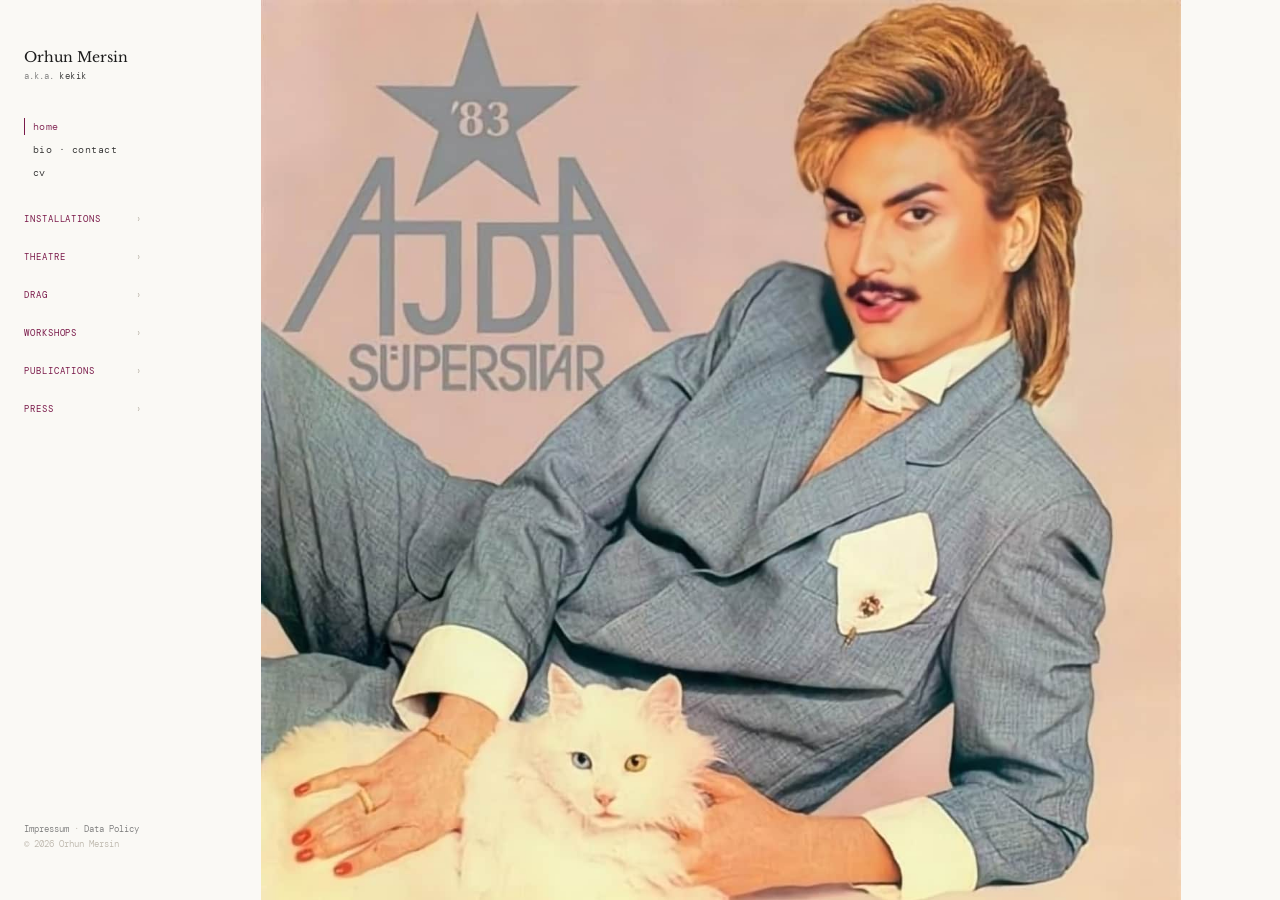
<file: index.html>
<!DOCTYPE html>
<html lang="en">
<head>
  <meta charset="UTF-8" />
  <meta name="viewport" content="width=device-width, initial-scale=1.0"/>
  <title>Orhun Mersin</title>
  <link rel="preconnect" href="https://fonts.googleapis.com">
  <link rel="preconnect" href="https://fonts.gstatic.com" crossorigin>
  <link rel="preload" href="https://fonts.googleapis.com/css2?family=Libre+Baskerville:ital,wght@0,400;0,700;1,400&family=DM+Mono:wght@300;400&family=DM+Sans:wght@300;400;500&display=swap" as="style" onload="this.onload=null;this.rel='stylesheet'">
  <noscript><link rel="stylesheet" href="https://fonts.googleapis.com/css2?family=Libre+Baskerville:ital,wght@0,400;0,700;1,400&family=DM+Mono:wght@300;400&family=DM+Sans:wght@300;400;500&display=swap"></noscript>
  <link rel="stylesheet" href="styles.css">
  <link rel="icon" type="image/x-icon" href="images/favicon.ico">
  <link rel="icon" type="image/png" sizes="16x16" href="images/favicon-16x16.png">
  <link rel="icon" type="image/png" sizes="32x32" href="images/favicon-32x32.png">
  <link rel="apple-touch-icon" sizes="180x180" href="images/apple-touch-icon.png">
  <link rel="manifest" href="images/site.webmanifest">
  <meta name="description" content="Orhun Mersin - transdisciplinary researcher and artist">
  <link rel="canonical" href="https://kekiklerce.com/">
</head>
<body>

<nav id="sidebar">
  <div class="sidebar-name">Orhun Mersin</div>
  <div class="sidebar-aka">a.k.a. <span class="kekik">kekik</span></div>
  <div class="sidebar-top-links">
    <a class="sidebar-link" href="#home" data-section="home">home</a>
    <a class="sidebar-link" href="#bio" data-section="bio">bio · contact</a>
    <a class="sidebar-link" href="#cv" data-section="cv">cv</a>
  </div>
  <div class="nav-section" id="section-exhibitions">
    <a class="section-label" href="exhibitions/">installations <span class="chevron">›</span></a>
    <div class="nav-items">
      <a class="nav-item" data-entry="dragging-banu-alkan" href="exhibitions/#dragging-banu-alkan">Dragging Banu Alkan</a>
      <a class="nav-item" data-entry="imaginary-intelligence" href="exhibitions/#imaginary-intelligence">The Imaginary Intelligence (I.I.) w/ Nani Gutiérrez</a>
      <a class="nav-item" data-entry="bitches-on-their-deen" href="exhibitions/#bitches-on-their-deen">Bitches on their Deen w/ Anna Ehrenstein</a>
      <a class="nav-item" data-entry="ex-human" href="exhibitions/#ex-human">Ex-human</a>
      <a class="nav-item" data-entry="smile-to-play" href="exhibitions/#smile-to-play">Smile to play</a>
    </div>
  </div>
  <div class="nav-section" id="section-theatre">
    <a class="section-label" href="theatre/">theatre <span class="chevron">›</span></a>
    <div class="nav-items">
      <a class="nav-item" data-entry="apocalypso" href="theatre/#apocalypso">Apocalypso w/ Justin F. Kennedy</a>
      <a class="nav-item" data-entry="oceanflight" href="theatre/#oceanflight">OceanFlight w/ Jonny-Bix Bongers</a>
      <a class="nav-item" data-entry="attitude" href="theatre/#attitude">Attitude w/ Tomi Paasonen</a>
      <a class="nav-item" data-entry="cell-farming" href="theatre/#cell-farming">Cell Farming w/ DOCKdigital</a>
    </div>
  </div>
  <div class="nav-section" id="section-drag">
    <a class="section-label" href="drag/">drag <span class="chevron">›</span></a>
    <div class="nav-items">
      <a class="nav-item" data-entry="oil-wrestling" href="drag/#oil-wrestling">A drag lesbian take on Turkish oil wrestling</a>
      <a class="nav-item" data-entry="stadtbild-reimagined" href="drag/#stadtbild-reimagined">Stadtbild reimagined</a>
      <a class="nav-item" data-entry="zor-kadinlar" href="drag/#zor-kadinlar">Zor Kadınlar: a drag mother to the mother</a>
      <a class="nav-item" data-entry="kekik-x-kimyon" href="drag/#kekik-x-kimyon">kekik x kimyon</a>
      <a class="nav-item" data-entry="automatized-mashallah" href="drag/#automatized-mashallah">Automatized Mashallah</a>
      <a class="nav-item" data-entry="dragging-yesilcam-erotica" href="drag/#dragging-yesilcam-erotica">Dragging Yeşilçam Erotica</a>
    </div>
  </div>
  <div class="nav-section" id="section-workshops">
    <a class="section-label" href="workshops/">workshops <span class="chevron">›</span></a>
    <div class="nav-items">
      <a class="nav-item" data-entry="dragging-nostalgia" href="workshops/#dragging-nostalgia">Dragging Nostalgia – Perspectives on Drag and AI</a>
      <a class="nav-item" data-entry="reimagining-yesilcam" href="workshops/#reimagining-yesilcam">Reimagining Yeşilçam: Queer Reflections on AI</a>
      <a class="nav-item" data-entry="speculative-practices" href="workshops/#speculative-practices">Unlearning and Dragging: Speculative practices within AI w/ Yağmur Uçkunkaya</a>
      <a class="nav-item" data-entry="fantasizing-through-drag" href="workshops/#fantasizing-through-drag">Fantasizing through drag, dreaming with deepfakes</a>
    </div>
  </div>
  <div class="nav-section" id="section-publications">
    <a class="section-label" href="publications/">publications <span class="chevron">›</span></a>
    <div class="nav-items">
      <a class="nav-item" data-entry="dragging-the-latent" href="publications/#dragging-the-latent">Dragging the Latent: Reimagining Artifical Intelligence from Within</a>
      <a class="nav-item" data-entry="investigating-gender-bias" href="publications/#investigating-gender-bias">Investigating Gender Bias in Turkish LLMs</a>
    </div>
  </div>
  <div class="nav-section" id="section-press">
    <a class="section-label" id="press-toggle">press <span class="chevron">›</span></a>
    <div class="nav-items">
      <a class="nav-item" href="https://www.deutschlandfunk.de/orhun-mersin-wenn-ki-drag-und-anatolische-nostalgie-aufeinandertreffen-100.html" target="_blank" rel="noopener">Deutschlandfunk:<br/>Orhun Mersin - Wenn KI, Drag und anatolische Nostalgie aufeinandertreffen</a>
    </div>
  </div>
  <div class="sidebar-footer">
    <a class="sidebar-footer-link" href="impressum/">Impressum</a> · <a class="sidebar-footer-link" href="impressum/">Data Policy</a><br/>
    © 2026 Orhun Mersin
  </div>
</nav>

<main id="main">

  <!-- ── Cover ── -->
  <div id="home">
    <div id="home-content">
      <div class="home-wrap">
        <div class="home-image">
          <img src="images/ajda11.jpg" alt="home" width="1280" height="1280" loading="eager" fetchpriority="high" />
        </div>
      </div>
    </div>
  </div>

  <!-- ── Bio ── -->
  <div id="bio" class="main-inner">
    <div class="bio-grid">
      <div>
        <p class="bio-text">Orhun Mersin is an Izmir-born, Berlin-based transdisciplinary researcher, dancer and drag artist whose deeply collaborative work moves across theatres, exhibition spaces, academia and queer nightlife, often under the stage name kekik.</p>
        <p class="bio-text">After training as a contemporary dancer in Istanbul, they obtained a B.Sc. in Computer Science from TU Berlin and an M.A. in Design and Computation from TU Berlin and UdK Berlin, supported by a scholarship from Stiftung der Deutschen Wirtschaft. From this background, they explore drag beyond gender impersonation as a methodology for disidentifying with contemporary technology: working on and against dominant code to open up queer futures. Their performances bring this critical framework together with narratives drawn from diasporic archives, approaching nostalgia as a condition of diaspora.</p>
        <p class="bio-text">Recent work has been presented at Maxim Gorki Theater (Berlin), Sophiensæle (Berlin), DOCK11 (Berlin), Schauspiel Dortmund, HEK Basel, Ars Electronica (Linz), b3 Biennale (Frankfurt), Kaynaş Club (Amsterdam), İÇ İÇE (Berlin), re:festival (Nürnberg), Ballhaus Prinzenallee (Berlin), Dansens Hus (Stockholm), and Münchener Kammerspiele.</p>
        <div class="bio-contact" style="margin-top:28px;">
          <span style="font-family:'DM Mono',monospace;font-size:0.64rem;font-weight:500;color:var(--accent);letter-spacing:0.03em;">Contact:</span>
          <a href="mailto:orikekik@gmail.com">orikekik@gmail.com</a>
          <a href="https://www.instagram.com/orilerce/" target="_blank" rel="noopener">@orilerce</a>
          <a href="https://www.instagram.com/kekiklerce/" target="_blank" rel="noopener">@kekiklerce</a>
        </div>
      </div>
      <div>
        <div class="bio-image">
          <img src="images/orhun-mersin.jpg" alt="portrait" width="1920" height="1920" loading="lazy" />
        </div>
      </div>
    </div>
  </div>

  <!-- ── CV ── -->
  <div id="cv" class="main-inner">
    <div class="cv-wrap">

      <div class="cv-section">

        <p class="cv-line"><span class="cv-year">2026</span><span class="cv-text">Münchener Kammerspiele — Workshop and Performance: "Dragging Nostalgia – Perspectives on Drag and AI"<a class="cv-link" href="workshops/#dragging-nostalgia">more</a></span></p>
        <p class="cv-line"><span class="cv-year">2026</span><span class="cv-text">Ballhaus Prinzenallee, Berlin — Workshop: "Reimagining Yeşilçam: Queer Reflections on AI"<a class="cv-link" href="workshops/#reimagining-yesilcam">more</a></span></p>
        <p class="cv-line"><span class="cv-year">2026</span><span class="cv-text">Ausland Berlin, All The Rivers Residency — Choreographer for "pre:submission" by an*dre neely, Melanie Sien Min Lyn, Frieder Miller</span></p>
        <p class="cv-line"><span class="cv-year">2025–26</span><span class="cv-text">Sophiensæle, Berlin; Dansens Hus, Stockholm — "Apocalypso" by Justin F. Kennedy<a class="cv-link" href="theatre/#apocalypso">more</a></span></p>
        <p class="cv-line"><span class="cv-year">2025–26</span><span class="cv-text">University of Freiburg, Imaging Memory and Consolidation Lab — Research Associate</span></p>
        <p class="cv-line"><span class="cv-year">2025</span><span class="cv-text">HEK Basel, Attention Is All I Need curated by Jonny-Bix Bongers — "Dragging Banu Alkan"<a class="cv-link" href="exhibitions/#dragging-banu-alkan">more</a></span></p>
        <p class="cv-line"><span class="cv-year">2025</span><span class="cv-text">KW Berlin, New Practice — "The Imaginary Intelligence (I.I.)" w/ Nani Gutiérrez<a class="cv-link" href="exhibitions/#imaginary-intelligence">more</a></span></p>
        <p class="cv-line"><span class="cv-year">2025</span><span class="cv-text">HGB Leipzig, (Un)Learning Digitalities Symposium — Workshop: "Unlearning and Dragging: Speculative practices within AI" w/ Yağmur Uçkunkaya<a class="cv-link" href="workshops/#speculative-practices">more</a></span></p>
        <p class="cv-line"><span class="cv-year">2025</span><span class="cv-text">OnCurating Academy, Berlin — Workshop: "Fantasizing through drag, dreaming with deepfakes"<a class="cv-link" href="workshops/#fantasizing-through-drag">more</a></span></p>
        <p class="cv-line"><span class="cv-year">2025</span><span class="cv-text">University of Europe of Applied Sciences, Berlin — Workshop on drag in drag</span></p>
        <p class="cv-line"><span class="cv-year">2024/25</span><span class="cv-text">NEOLA Art Projects x İç İçe Festival, Köln; Kaynaş Club, Amsterdam — "kekik x kimyon"<a class="cv-link" href="drag/#kekik-x-kimyon">more</a></span></p>
        <p class="cv-line"><span class="cv-year">2024/25</span><span class="cv-text">re:festival Nürnberg; DOCK11 Berlin — "Attitude" by Tomi Paasonen<a class="cv-link" href="theatre/#attitude">more</a></span></p>
        <p class="cv-line"><span class="cv-year">2024</span><span class="cv-text">Kunstverein Heidelberg; Maxim Gorki Theater Berlin — "Bitches on their Deen" w/ Anna Ehrenstein<a class="cv-link" href="exhibitions/#bitches-on-their-deen">more</a></span></p>
        <p class="cv-line"><span class="cv-year">2024</span><span class="cv-text">Maxim Gorki Theater Berlin; Schauspiel Dortmund — "Project O" w/ Anthony Hüseyin</span></p>
        <p class="cv-line"><span class="cv-year">2024</span><span class="cv-text">Factory Berlin — Panelist at "DIGITAL MIRRORS"</span></p>
        <p class="cv-line"><span class="cv-year">2023/24</span><span class="cv-text">Ars Electronica Linz; b-Seite Festival Mannheim — "OceanFlight" by Jonny-Bix Bongers<a class="cv-link" href="theatre/#oceanflight">more</a></span></p>
        <p class="cv-line"><span class="cv-year">2024</span><span class="cv-text">Ars Electronica Linz; UdK Berlin — "Ex-Human"<a class="cv-link" href="exhibitions/#ex-human">more</a></span></p>
        <p class="cv-line"><span class="cv-year">2023/24</span><span class="cv-text">b3 Biennale Frankfurt; Ars Electronica Linz; Factory Berlin; UdK Berlin — "Smile to Play"<a class="cv-link" href="exhibitions/#smile-to-play">more</a></span></p>
        <p class="cv-line"><span class="cv-year">2022–23</span><span class="cv-text">Deutsches Forschungszentrum für Künstliche Intelligenz (DFKI), Speech and Language Technology group — Guest Researcher</span></p>
        <p class="cv-line"><span class="cv-year">2022</span><span class="cv-text">DOCKdigital, DOCK 11 Berlin, AR LOOP MASHINE | CREATURE Residence — "Cell Farming"<a class="cv-link" href="theatre/#cell-farming">more</a></span></p>
        <p class="cv-line"><span class="cv-year">2022</span><span class="cv-text">TU Berlin & Empiria Theatre Zagreb — Researcher in "Future of Performing Arts with XR Technologies"</span></p>
        <p class="cv-line"><span class="cv-year">2021–22</span><span class="cv-text">Augmented Robotics Berlin — Developer</span></p>
      </div>

      <div class="cv-section">
        <h2 class="cv-heading">Education</h2>
        <p class="cv-line"><span class="cv-year">2022–25</span><span class="cv-text">UdK Berlin & TU Berlin — M.A. Design and Computation</span></p>
        <p class="cv-line"><span class="cv-year">2018–23</span><span class="cv-text">TU Berlin — B.Sc. Computer Science</span></p>
        <p class="cv-line"><span class="cv-year">2016–18</span><span class="cv-text">Mimar Sinan University of Fine Arts, Istanbul — State Conservatory for Contemporary Dance</span></p>
      </div>

      <div class="cv-section">
        <h2 class="cv-heading">Stipends</h2>
        <p class="cv-line"><span class="cv-year">2019–25</span><span class="cv-text">Stiftung der Deutschen Wirtschaft (sdw)</span></p>
        <p class="cv-line"><span class="cv-year">2024</span><span class="cv-text">STIBET I - Grant for master's thesis</span></p>
        <p class="cv-line"><span class="cv-year">2018</span><span class="cv-text">Deutschlandstipendium</span></p>
      </div>

    </div>
  </div>

</main>

<script src="main.js"></script>
<script data-goatcounter="https://kekiklerce.goatcounter.com/count" async src="//gc.zgo.at/count.js"></script>
</body>
</html>
</file>
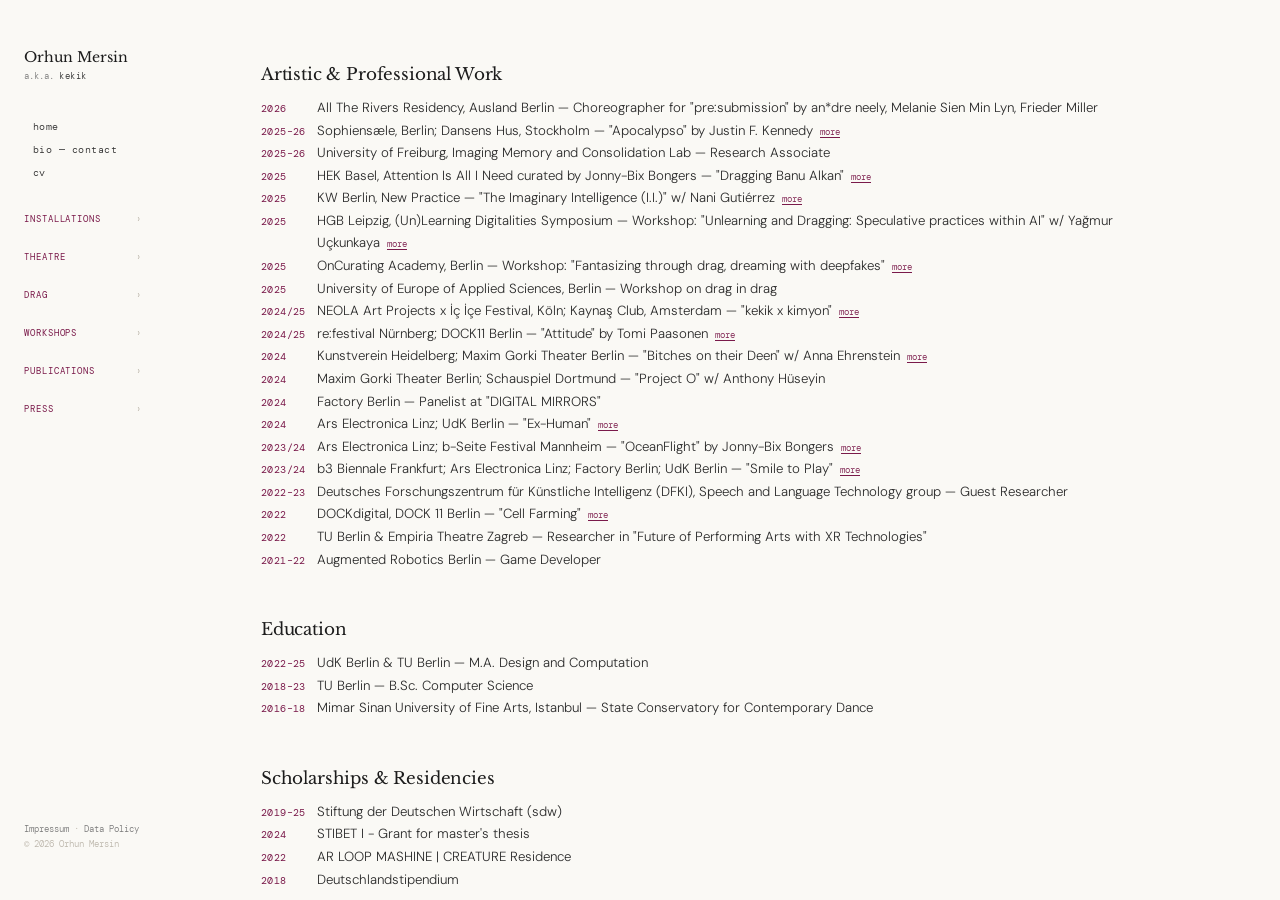
<file: cv/index.html>
<!DOCTYPE html>
<html lang="en">
<head>
  <meta charset="UTF-8" />
  <meta name="viewport" content="width=device-width, initial-scale=1.0"/>
  <title>Orhun Mersin — CV</title>
  <link rel="preconnect" href="https://fonts.googleapis.com">
  <link rel="preconnect" href="https://fonts.gstatic.com" crossorigin>
  <link rel="preload" href="https://fonts.googleapis.com/css2?family=Libre+Baskerville:ital,wght@0,400;0,700;1,400&family=DM+Mono:wght@300;400&family=DM+Sans:wght@300;400;500&display=swap" as="style" onload="this.onload=null;this.rel='stylesheet'">
  <noscript><link rel="stylesheet" href="https://fonts.googleapis.com/css2?family=Libre+Baskerville:ital,wght@0,400;0,700;1,400&family=DM+Mono:wght@300;400&family=DM+Sans:wght@300;400;500&display=swap"></noscript>
  <link rel="stylesheet" href="../styles.css">
  <link rel="icon" type="image/x-icon" href="../images/favicon.ico">
  <link rel="icon" type="image/png" sizes="16x16" href="../images/favicon-16x16.png">
  <link rel="icon" type="image/png" sizes="32x32" href="../images/favicon-32x32.png">
  <link rel="apple-touch-icon" sizes="180x180" href="../images/apple-touch-icon.png">
  <link rel="manifest" href="../images/site.webmanifest">
  <meta name="description" content="CV of Orhun Mersin: education, artistic and professional work, scholarships and residencies.">
  <link rel="canonical" href="https://kekiklerce.com/cv/">
</head>
<body>

<nav id="sidebar">
  <div class="sidebar-name">Orhun Mersin</div>
  <div class="sidebar-aka">a.k.a. <span class="kekik">kekik</span></div>
  <div class="sidebar-top-links">
    <a class="sidebar-link" href="../">home</a>
    <a class="sidebar-link" href="../#bio">bio — contact</a>
    <a class="sidebar-link" href="../#cv">cv</a>
  </div>
  <div class="nav-section" id="section-exhibitions">
    <a class="section-label" href="../exhibitions/">installations <span class="chevron">›</span></a>
    <div class="nav-items">
      <a class="nav-item" data-entry="dragging-banu-alkan" href="../exhibitions/#dragging-banu-alkan">Dragging Banu Alkan</a>
      <a class="nav-item" data-entry="imaginary-intelligence" href="../exhibitions/#imaginary-intelligence">The Imaginary Intelligence (I.I.) w/ Nani Gutiérrez</a>
      <a class="nav-item" data-entry="bitches-on-their-deen" href="../exhibitions/#bitches-on-their-deen">Bitches on their Deen w/ Anna Ehrenstein</a>
      <a class="nav-item" data-entry="ex-human" href="../exhibitions/#ex-human">Ex-human</a>
      <a class="nav-item" data-entry="smile-to-play" href="../exhibitions/#smile-to-play">Smile to play</a>
    </div>
  </div>
  <div class="nav-section" id="section-theatre">
    <a class="section-label" href="../theatre/">theatre <span class="chevron">›</span></a>
    <div class="nav-items">
      <a class="nav-item" data-entry="apocalypso" href="../theatre/#apocalypso">Apocalypso w/ Justin F. Kennedy</a>
      <a class="nav-item" data-entry="oceanflight" href="../theatre/#oceanflight">OceanFlight w/ Jonny-Bix Bongers</a>
      <a class="nav-item" data-entry="attitude" href="../theatre/#attitude">Attitude w/ Tomi Paasonen</a>
      <a class="nav-item" data-entry="cell-farming" href="../theatre/#cell-farming">Cell Farming w/ DOCKdigital</a>
    </div>
  </div>
  <div class="nav-section" id="section-drag">
    <a class="section-label" href="../drag/">drag <span class="chevron">›</span></a>
    <div class="nav-items">
      <a class="nav-item" data-entry="oil-wrestling" href="../drag/#oil-wrestling">A drag lesbian take on Turkish oil wrestling</a>
      <a class="nav-item" data-entry="stadtbild-reimagined" href="../drag/#stadtbild-reimagined">Stadtbild reimagined</a>
      <a class="nav-item" data-entry="zor-kadinlar" href="../drag/#zor-kadinlar">Zor Kadınlar: a drag mother to the mother</a>
      <a class="nav-item" data-entry="kekik-x-kimyon" href="../drag/#kekik-x-kimyon">kekik x kimyon</a>
      <a class="nav-item" data-entry="automatized-mashallah" href="../drag/#automatized-mashallah">Automatized Mashallah</a>
      <a class="nav-item" data-entry="dragging-yesilcam-erotica" href="../drag/#dragging-yesilcam-erotica">Dragging Yeşilçam Erotica</a>
    </div>
  </div>
  <div class="nav-section" id="section-workshops">
    <a class="section-label" href="../workshops/">workshops <span class="chevron">›</span></a>
    <div class="nav-items">
      <a class="nav-item" data-entry="dragging-nostalgia" href="../workshops/#dragging-nostalgia">Dragging Nostalgia – Perspectives on Drag and AI</a>
      <a class="nav-item" data-entry="speculative-practices" href="../workshops/#speculative-practices">Unlearning and Dragging: Speculative practices within AI w/ Yağmur Uçkunkaya</a>
      <a class="nav-item" data-entry="fantasizing-through-drag" href="../workshops/#fantasizing-through-drag">Fantasizing through drag, dreaming with deepfakes</a>
    </div>
  </div>
  <div class="nav-section" id="section-publications">
    <a class="section-label" href="../publications/">publications <span class="chevron">›</span></a>
    <div class="nav-items">
      <a class="nav-item" data-entry="dragging-the-latent" href="../publications/#dragging-the-latent">Dragging the Latent: Reimagining Artifical Intelligence from Within</a>
      <a class="nav-item" data-entry="investigating-gender-bias" href="../publications/#investigating-gender-bias">Investigating Gender Bias in Turkish LLMs</a>
    </div>
  </div>
  <div class="nav-section" id="section-press">
    <a class="section-label" id="press-toggle">press <span class="chevron">›</span></a>
    <div class="nav-items">
      <a class="nav-item" href="https://www.deutschlandfunk.de/orhun-mersin-wenn-ki-drag-und-anatolische-nostalgie-aufeinandertreffen-100.html" target="_blank" rel="noopener">Deutschlandfunk:<br/>Orhun Mersin - Wenn KI, Drag und anatolische Nostalgie aufeinandertreffen</a>
    </div>
  </div>
  <div class="sidebar-footer">
    <a class="sidebar-footer-link" href="../impressum/">Impressum</a> · <a class="sidebar-footer-link" href="../impressum/">Data Policy</a><br/>
    © 2026 Orhun Mersin
  </div>
</nav>

<main id="main">
<div class="main-inner content-section">
  <div class="cv-wrap">


    <div class="cv-section">
      <h2 class="cv-heading">Artistic & Professional Work</h2>
      <p class="cv-line"><span class="cv-year">2026</span><span class="cv-text">All The Rivers Residency, Ausland Berlin — Choreographer for "pre:submission" by an*dre neely, Melanie Sien Min Lyn, Frieder Miller</span></p>
      <p class="cv-line"><span class="cv-year">2025–26</span><span class="cv-text">Sophiensæle, Berlin; Dansens Hus, Stockholm — "Apocalypso" by Justin F. Kennedy<a class="cv-link" href="../theatre/#apocalypso">more</a></span></p>
      <p class="cv-line"><span class="cv-year">2025–26</span><span class="cv-text">University of Freiburg, Imaging Memory and Consolidation Lab — Research Associate</span></p>
      <p class="cv-line"><span class="cv-year">2025</span><span class="cv-text">HEK Basel, Attention Is All I Need curated by Jonny-Bix Bongers — "Dragging Banu Alkan"<a class="cv-link" href="../exhibitions/#dragging-banu-alkan">more</a></span></p>
      <p class="cv-line"><span class="cv-year">2025</span><span class="cv-text">KW Berlin, New Practice — "The Imaginary Intelligence (I.I.)" w/ Nani Gutiérrez<a class="cv-link" href="../exhibitions/#imaginary-intelligence">more</a></span></p>
      <p class="cv-line"><span class="cv-year">2025</span><span class="cv-text">HGB Leipzig, (Un)Learning Digitalities Symposium — Workshop: "Unlearning and Dragging: Speculative practices within AI" w/ Yağmur Uçkunkaya<a class="cv-link" href="../workshops/#speculative-practices">more</a></span></p>
      <p class="cv-line"><span class="cv-year">2025</span><span class="cv-text">OnCurating Academy, Berlin — Workshop: "Fantasizing through drag, dreaming with deepfakes"<a class="cv-link" href="../workshops/#fantasizing-through-drag">more</a></span></p>
      <p class="cv-line"><span class="cv-year">2025</span><span class="cv-text">University of Europe of Applied Sciences, Berlin — Workshop on drag in drag</span></p>
      <p class="cv-line"><span class="cv-year">2024/25</span><span class="cv-text">NEOLA Art Projects x İç İçe Festival, Köln; Kaynaş Club, Amsterdam — "kekik x kimyon"<a class="cv-link" href="../drag/#kekik-x-kimyon">more</a></span></p>
      <p class="cv-line"><span class="cv-year">2024/25</span><span class="cv-text">re:festival Nürnberg; DOCK11 Berlin — "Attitude" by Tomi Paasonen<a class="cv-link" href="../theatre/#attitude">more</a></span></p>
      <p class="cv-line"><span class="cv-year">2024</span><span class="cv-text">Kunstverein Heidelberg; Maxim Gorki Theater Berlin — "Bitches on their Deen" w/ Anna Ehrenstein<a class="cv-link" href="../exhibitions/#bitches-on-their-deen">more</a></span></p>
      <p class="cv-line"><span class="cv-year">2024</span><span class="cv-text">Maxim Gorki Theater Berlin; Schauspiel Dortmund — "Project O" w/ Anthony Hüseyin</span></p>
      <p class="cv-line"><span class="cv-year">2024</span><span class="cv-text">Factory Berlin — Panelist at "DIGITAL MIRRORS"</span></p>
      <p class="cv-line"><span class="cv-year">2024</span><span class="cv-text">Ars Electronica Linz; UdK Berlin — "Ex-Human"<a class="cv-link" href="../exhibitions/#ex-human">more</a></span></p>
      <p class="cv-line"><span class="cv-year">2023/24</span><span class="cv-text">Ars Electronica Linz; b-Seite Festival Mannheim — "OceanFlight" by Jonny-Bix Bongers<a class="cv-link" href="../theatre/#oceanflight">more</a></span></p>
      <p class="cv-line"><span class="cv-year">2023/24</span><span class="cv-text">b3 Biennale Frankfurt; Ars Electronica Linz; Factory Berlin; UdK Berlin — "Smile to Play"<a class="cv-link" href="../exhibitions/#smile-to-play">more</a></span></p>
      <p class="cv-line"><span class="cv-year">2022–23</span><span class="cv-text">Deutsches Forschungszentrum für Künstliche Intelligenz (DFKI), Speech and Language Technology group — Guest Researcher</span></p>
      <p class="cv-line"><span class="cv-year">2022</span><span class="cv-text">DOCKdigital, DOCK 11 Berlin — "Cell Farming"<a class="cv-link" href="../theatre/#cell-farming">more</a></span></p>
      <p class="cv-line"><span class="cv-year">2022</span><span class="cv-text">TU Berlin & Empiria Theatre Zagreb — Researcher in "Future of Performing Arts with XR Technologies"</span></p>
      <p class="cv-line"><span class="cv-year">2021–22</span><span class="cv-text">Augmented Robotics Berlin — Game Developer</span></p>
    </div>



      <div class="cv-section">
      <h2 class="cv-heading">Education</h2>
      <p class="cv-line"><span class="cv-year">2022–25</span><span class="cv-text">UdK Berlin & TU Berlin — M.A. Design and Computation</span></p>
      <p class="cv-line"><span class="cv-year">2018–23</span><span class="cv-text">TU Berlin — B.Sc. Computer Science</span></p>
      <p class="cv-line"><span class="cv-year">2016–18</span><span class="cv-text">Mimar Sinan University of Fine Arts, Istanbul — State Conservatory for Contemporary Dance</span></p>
    </div>
       <div class="cv-section">
      <h2 class="cv-heading">Scholarships & Residencies</h2>
      <p class="cv-line"><span class="cv-year">2019–25</span><span class="cv-text">Stiftung der Deutschen Wirtschaft (sdw)</span></p>
      <p class="cv-line"><span class="cv-year">2024</span><span class="cv-text">STIBET I - Grant for master's thesis</span></p>
      <p class="cv-line"><span class="cv-year">2022</span><span class="cv-text">AR LOOP MASHINE | CREATURE Residence</span></p>
      <p class="cv-line"><span class="cv-year">2018</span><span class="cv-text">Deutschlandstipendium</span></p>
    </div>
  </div>
</div>
</main>

<script src="../main.js"></script>
<script data-goatcounter="https://kekiklerce.goatcounter.com/count" async src="//gc.zgo.at/count.js"></script>
</body>
</html>
</file>
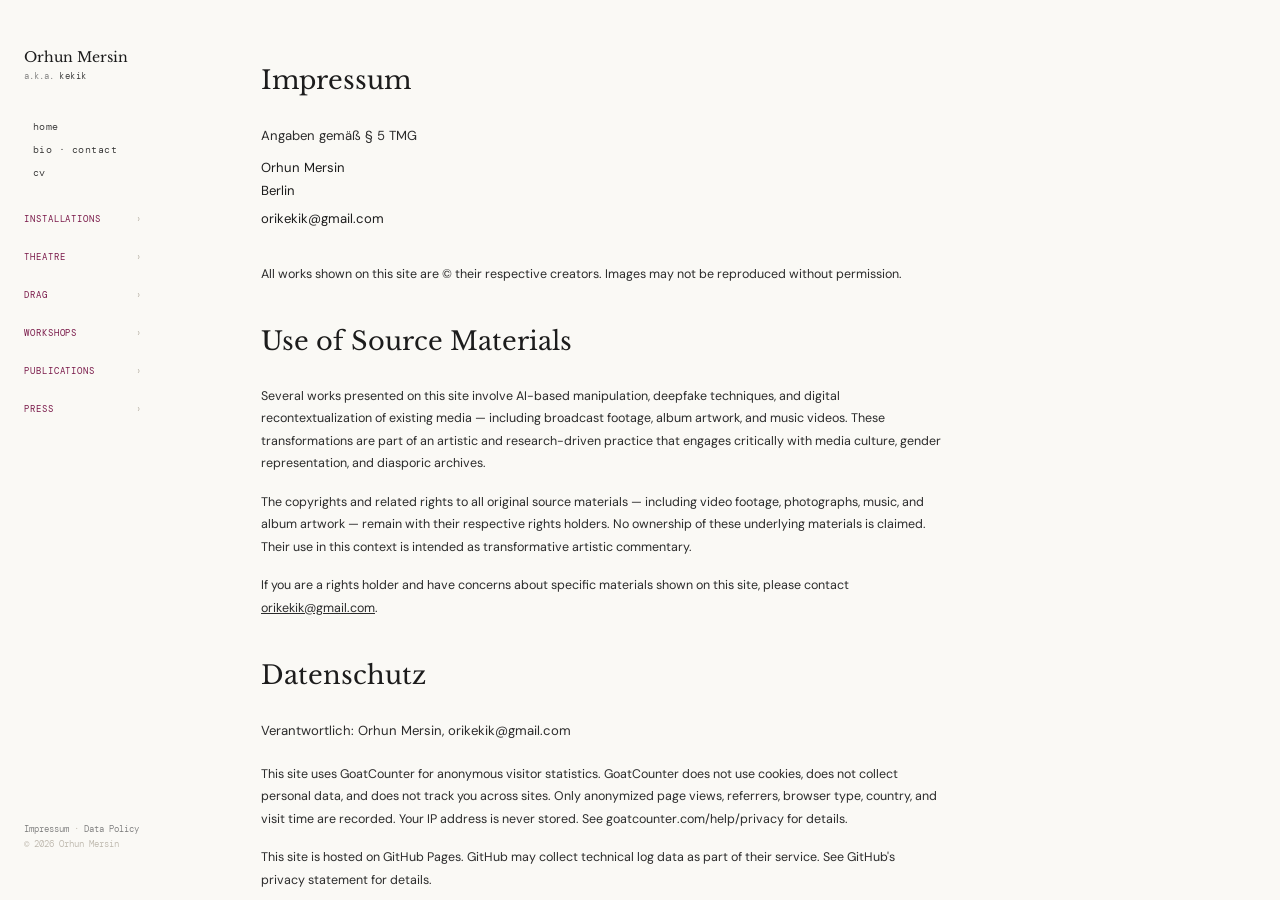
<file: impressum/index.html>
<!DOCTYPE html>
<html lang="en">
<head>
  <meta charset="UTF-8" />
  <meta name="viewport" content="width=device-width, initial-scale=1.0"/>
  <title>Orhun Mersin — Impressum</title>
  <link rel="preconnect" href="https://fonts.googleapis.com">
  <link rel="preconnect" href="https://fonts.gstatic.com" crossorigin>
  <link rel="preload" href="https://fonts.googleapis.com/css2?family=Libre+Baskerville:ital,wght@0,400;0,700;1,400&family=DM+Mono:wght@300;400&family=DM+Sans:wght@300;400;500&display=swap" as="style" onload="this.onload=null;this.rel='stylesheet'">
  <noscript><link rel="stylesheet" href="https://fonts.googleapis.com/css2?family=Libre+Baskerville:ital,wght@0,400;0,700;1,400&family=DM+Mono:wght@300;400&family=DM+Sans:wght@300;400;500&display=swap"></noscript>
  <link rel="stylesheet" href="../styles.css">
  <link rel="icon" type="image/x-icon" href="../images/favicon.ico">
  <link rel="icon" type="image/png" sizes="16x16" href="../images/favicon-16x16.png">
  <link rel="icon" type="image/png" sizes="32x32" href="../images/favicon-32x32.png">
  <link rel="apple-touch-icon" sizes="180x180" href="../images/apple-touch-icon.png">
  <link rel="manifest" href="../images/site.webmanifest">
  <meta name="description" content="Impressum and data privacy statement for kekiklerce.com.">
  <link rel="canonical" href="https://kekiklerce.com/impressum/">
</head>
<body>

<nav id="sidebar">
  <div class="sidebar-name">Orhun Mersin</div>
  <div class="sidebar-aka">a.k.a. <span class="kekik">kekik</span></div>
  <div class="sidebar-top-links">
    <a class="sidebar-link" href="../">home</a>
    <a class="sidebar-link" href="../#bio">bio · contact</a>
    <a class="sidebar-link" href="../#cv">cv</a>
  </div>
  <div class="nav-section" id="section-exhibitions">
    <a class="section-label" href="../exhibitions/">installations <span class="chevron">›</span></a>
    <div class="nav-items">
      <a class="nav-item" data-entry="dragging-banu-alkan" href="../exhibitions/#dragging-banu-alkan">Dragging Banu Alkan</a>
      <a class="nav-item" data-entry="imaginary-intelligence" href="../exhibitions/#imaginary-intelligence">The Imaginary Intelligence (I.I.) w/ Nani Gutiérrez</a>
      <a class="nav-item" data-entry="bitches-on-their-deen" href="../exhibitions/#bitches-on-their-deen">Bitches on their Deen w/ Anna Ehrenstein</a>
      <a class="nav-item" data-entry="ex-human" href="../exhibitions/#ex-human">Ex-human</a>
      <a class="nav-item" data-entry="smile-to-play" href="../exhibitions/#smile-to-play">Smile to play</a>
    </div>
  </div>
  <div class="nav-section" id="section-theatre">
    <a class="section-label" href="../theatre/">theatre <span class="chevron">›</span></a>
    <div class="nav-items">
      <a class="nav-item" data-entry="apocalypso" href="../theatre/#apocalypso">Apocalypso w/ Justin F. Kennedy</a>
      <a class="nav-item" data-entry="oceanflight" href="../theatre/#oceanflight">OceanFlight w/ Jonny-Bix Bongers</a>
      <a class="nav-item" data-entry="attitude" href="../theatre/#attitude">Attitude w/ Tomi Paasonen</a>
      <a class="nav-item" data-entry="cell-farming" href="../theatre/#cell-farming">Cell Farming w/ DOCKdigital</a>
    </div>
  </div>
  <div class="nav-section" id="section-drag">
    <a class="section-label" href="../drag/">drag <span class="chevron">›</span></a>
    <div class="nav-items">
      <a class="nav-item" data-entry="oil-wrestling" href="../drag/#oil-wrestling">A drag lesbian take on Turkish oil wrestling</a>
      <a class="nav-item" data-entry="stadtbild-reimagined" href="../drag/#stadtbild-reimagined">Stadtbild reimagined</a>
      <a class="nav-item" data-entry="zor-kadinlar" href="../drag/#zor-kadinlar">Zor Kadınlar: a drag mother to the mother</a>
      <a class="nav-item" data-entry="kekik-x-kimyon" href="../drag/#kekik-x-kimyon">kekik x kimyon</a>
      <a class="nav-item" data-entry="automatized-mashallah" href="../drag/#automatized-mashallah">Automatized Mashallah</a>
      <a class="nav-item" data-entry="dragging-yesilcam-erotica" href="../drag/#dragging-yesilcam-erotica">Dragging Yeşilçam Erotica</a>
    </div>
  </div>
  <div class="nav-section" id="section-workshops">
    <a class="section-label" href="../workshops/">workshops <span class="chevron">›</span></a>
    <div class="nav-items">
      <a class="nav-item" data-entry="dragging-nostalgia" href="../workshops/#dragging-nostalgia">Dragging Nostalgia – Perspectives on Drag and AI</a>
      <a class="nav-item" data-entry="reimagining-yesilcam" href="../workshops/#reimagining-yesilcam">Reimagining Yeşilçam: Queer Reflections on AI</a>
      <a class="nav-item" data-entry="speculative-practices" href="../workshops/#speculative-practices">Unlearning and Dragging: Speculative practices within AI w/ Yağmur Uçkunkaya</a>
      <a class="nav-item" data-entry="fantasizing-through-drag" href="../workshops/#fantasizing-through-drag">Fantasizing through drag, dreaming with deepfakes</a>
    </div>
  </div>
  <div class="nav-section" id="section-publications">
    <a class="section-label" href="../publications/">publications <span class="chevron">›</span></a>
    <div class="nav-items">
      <a class="nav-item" data-entry="dragging-the-latent" href="../publications/#dragging-the-latent">Dragging the Latent: Reimagining Artifical Intelligence from Within</a>
      <a class="nav-item" data-entry="investigating-gender-bias" href="../publications/#investigating-gender-bias">Investigating Gender Bias in Turkish LLMs</a>
    </div>
  </div>
  <div class="nav-section" id="section-press">
    <a class="section-label" id="press-toggle">press <span class="chevron">›</span></a>
    <div class="nav-items">
      <a class="nav-item" href="https://www.deutschlandfunk.de/orhun-mersin-wenn-ki-drag-und-anatolische-nostalgie-aufeinandertreffen-100.html" target="_blank" rel="noopener">Deutschlandfunk:<br/>Orhun Mersin - Wenn KI, Drag und anatolische Nostalgie aufeinandertreffen</a>
    </div>
  </div>
  <div class="sidebar-footer">
    <a class="sidebar-footer-link" href="../impressum/">Impressum</a> · <a class="sidebar-footer-link" href="../impressum/">Data Policy</a><br/>
    © 2026 Orhun Mersin
  </div>
</nav>

<main id="main">
<div class="main-inner content-section">
  <div style="max-width:680px;">
    <h2 style="font-family:'Libre Baskerville',serif;font-size:1.6rem;font-weight:400;margin-bottom:28px;">Impressum</h2>
    <p style="font-size:0.82rem;color:var(--text-mid);line-height:1.8;margin-bottom:8px;">Angaben gemäß § 5 TMG</p>
    <p style="font-size:0.82rem;color:var(--text);line-height:1.8;margin-bottom:4px;">Orhun Mersin<br/>Berlin</p>
    <p style="font-size:0.82rem;color:var(--text);line-height:1.8;margin-bottom:32px;">orikekik@gmail.com</p>
    <p style="font-size:0.78rem;color:var(--text-mid);line-height:1.8;margin-bottom:40px;">All works shown on this site are © their respective creators. Images may not be reproduced without permission.</p>

    <h2 style="font-family:'Libre Baskerville',serif;font-size:1.6rem;font-weight:400;margin-bottom:28px;">Use of Source Materials</h2>
    <p style="font-size:0.78rem;color:var(--text-mid);line-height:1.8;margin-bottom:16px;">Several works presented on this site involve AI-based manipulation, deepfake techniques, and digital recontextualization of existing media — including broadcast footage, album artwork, and music videos. These transformations are part of an artistic and research-driven practice that engages critically with media culture, gender representation, and diasporic archives.</p>
    <p style="font-size:0.78rem;color:var(--text-mid);line-height:1.8;margin-bottom:16px;">The copyrights and related rights to all original source materials — including video footage, photographs, music, and album artwork — remain with their respective rights holders. No ownership of these underlying materials is claimed. Their use in this context is intended as transformative artistic commentary.</p>
    <p style="font-size:0.78rem;color:var(--text-mid);line-height:1.8;margin-bottom:40px;">If you are a rights holder and have concerns about specific materials shown on this site, please contact <a href="mailto:orikekik@gmail.com" style="color:inherit;">orikekik@gmail.com</a>.</p>

    <h2 style="font-family:'Libre Baskerville',serif;font-size:1.6rem;font-weight:400;margin-bottom:28px;">Datenschutz</h2>
    <p style="font-size:0.82rem;color:var(--text-mid);line-height:1.8;margin-bottom:20px;">Verantwortlich: Orhun Mersin, orikekik@gmail.com</p>
    <p style="font-size:0.78rem;color:var(--text-mid);line-height:1.8;margin-bottom:16px;">This site uses GoatCounter for anonymous visitor statistics. GoatCounter does not use cookies, does not collect personal data, and does not track you across sites. Only anonymized page views, referrers, browser type, country, and visit time are recorded. Your IP address is never stored. See goatcounter.com/help/privacy for details.</p>
    <p style="font-size:0.78rem;color:var(--text-mid);line-height:1.8;margin-bottom:16px;">This site is hosted on GitHub Pages. GitHub may collect technical log data as part of their service. See GitHub's privacy statement for details.</p>
    <p style="font-size:0.78rem;color:var(--text-mid);line-height:1.8;margin-bottom:16px;">This site uses Google Fonts loaded from Google's servers. Your browser connects to Google to retrieve font files, and Google may process your IP address. See Google's privacy policy for details.</p>
    <p style="font-size:0.78rem;color:var(--text-mid);line-height:1.8;margin-bottom:40px;">Under the GDPR you have the right to access, correct, or delete any personal data concerning you. Since this site does not collect personal data, there is typically nothing to request — but feel free to reach out via email with any questions.</p>
    <p style="font-size:0.72rem;color:var(--text-faint);line-height:1.8;">© 2026 Orhun Mersin</p>
  </div>
</div>
</main>

<script src="../main.js"></script>
<script data-goatcounter="https://kekiklerce.goatcounter.com/count" async src="//gc.zgo.at/count.js"></script>
</body>
</html>
</file>
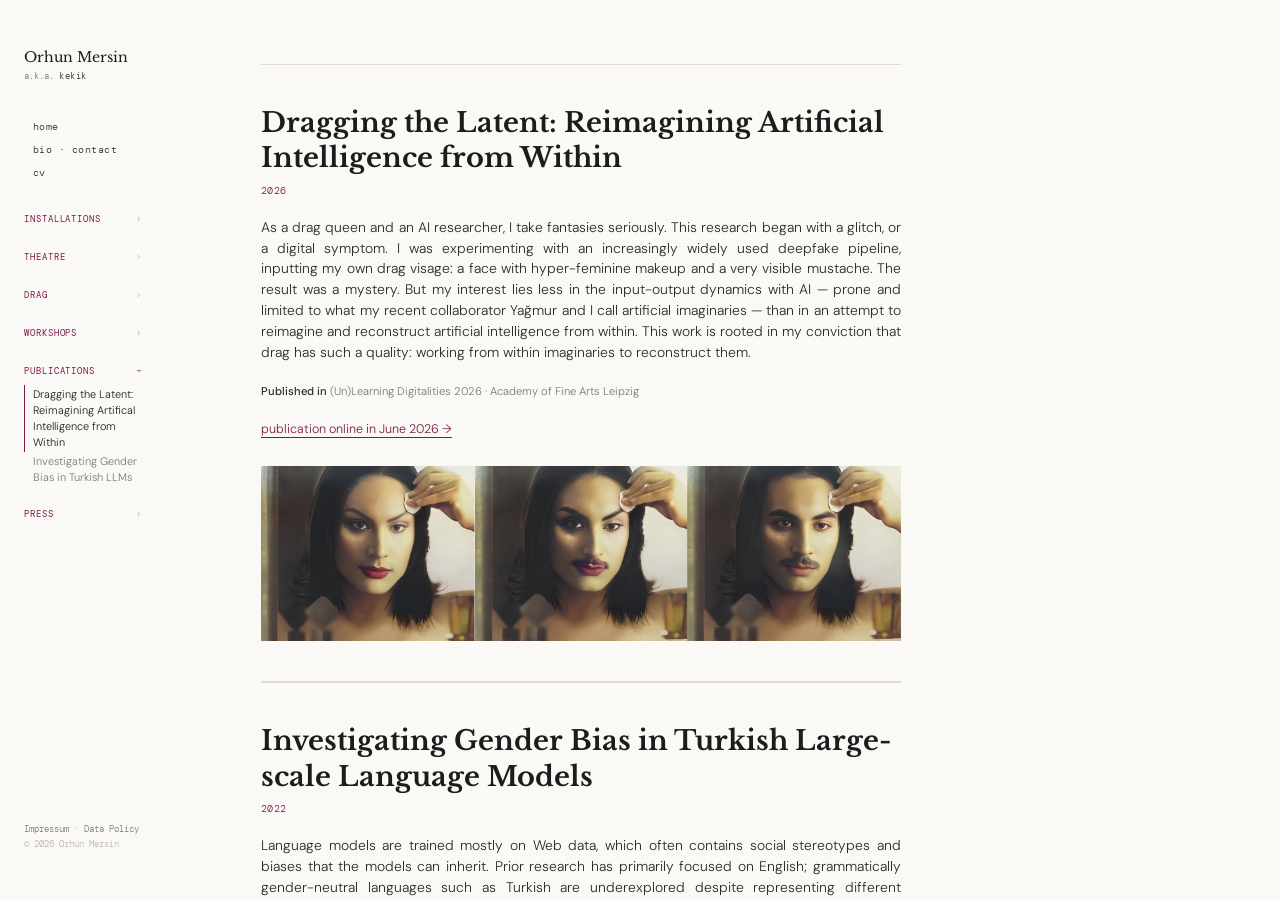
<file: publications/index.html>
<!DOCTYPE html>
<html lang="en">
<head>
  <meta charset="UTF-8" />
  <meta name="viewport" content="width=device-width, initial-scale=1.0"/>
  <title>Orhun Mersin — Publications</title>
  <link rel="preconnect" href="https://fonts.googleapis.com">
  <link rel="preconnect" href="https://fonts.gstatic.com" crossorigin>
  <link rel="preload" href="https://fonts.googleapis.com/css2?family=Libre+Baskerville:ital,wght@0,400;0,700;1,400&family=DM+Mono:wght@300;400&family=DM+Sans:wght@300;400;500&display=swap" as="style" onload="this.onload=null;this.rel='stylesheet'">
  <noscript><link rel="stylesheet" href="https://fonts.googleapis.com/css2?family=Libre+Baskerville:ital,wght@0,400;0,700;1,400&family=DM+Mono:wght@300;400&family=DM+Sans:wght@300;400;500&display=swap"></noscript>
  <link rel="stylesheet" href="../styles.css">
  <link rel="icon" type="image/x-icon" href="../images/favicon.ico">
  <link rel="icon" type="image/png" sizes="16x16" href="../images/favicon-16x16.png">
  <link rel="icon" type="image/png" sizes="32x32" href="../images/favicon-32x32.png">
  <link rel="apple-touch-icon" sizes="180x180" href="../images/apple-touch-icon.png">
  <link rel="manifest" href="../images/site.webmanifest">
  <meta name="description" content="Research publications by Orhun Mersin on AI, deepfakes, drag as methodology, and gender bias in Turkish large language models.">
  <link rel="canonical" href="https://kekiklerce.com/publications/">
</head>
<body>

<nav id="sidebar">
  <div class="sidebar-name">Orhun Mersin</div>
  <div class="sidebar-aka">a.k.a. <span class="kekik">kekik</span></div>
  <div class="sidebar-top-links">
    <a class="sidebar-link" href="../">home</a>
    <a class="sidebar-link" href="../#bio">bio · contact</a>
    <a class="sidebar-link" href="../#cv">cv</a>
  </div>
  <div class="nav-section" id="section-exhibitions">
    <a class="section-label" href="../exhibitions/">installations <span class="chevron">›</span></a>
    <div class="nav-items">
      <a class="nav-item" data-entry="dragging-banu-alkan" href="../exhibitions/#dragging-banu-alkan">Dragging Banu Alkan</a>
      <a class="nav-item" data-entry="imaginary-intelligence" href="../exhibitions/#imaginary-intelligence">The Imaginary Intelligence (I.I.) w/ Nani Gutiérrez</a>
      <a class="nav-item" data-entry="bitches-on-their-deen" href="../exhibitions/#bitches-on-their-deen">Bitches on their Deen w/ Anna Ehrenstein</a>
      <a class="nav-item" data-entry="ex-human" href="../exhibitions/#ex-human">Ex-human</a>
      <a class="nav-item" data-entry="smile-to-play" href="../exhibitions/#smile-to-play">Smile to play</a>
    </div>
  </div>
  <div class="nav-section" id="section-theatre">
    <a class="section-label" href="../theatre/">theatre <span class="chevron">›</span></a>
    <div class="nav-items">
      <a class="nav-item" data-entry="apocalypso" href="../theatre/#apocalypso">Apocalypso w/ Justin F. Kennedy</a>
      <a class="nav-item" data-entry="oceanflight" href="../theatre/#oceanflight">OceanFlight w/ Jonny-Bix Bongers</a>
      <a class="nav-item" data-entry="attitude" href="../theatre/#attitude">Attitude w/ Tomi Paasonen</a>
      <a class="nav-item" data-entry="cell-farming" href="../theatre/#cell-farming">Cell Farming w/ DOCKdigital</a>
    </div>
  </div>
  <div class="nav-section" id="section-drag">
    <a class="section-label" href="../drag/">drag <span class="chevron">›</span></a>
    <div class="nav-items">
      <a class="nav-item" data-entry="oil-wrestling" href="../drag/#oil-wrestling">A drag lesbian take on Turkish oil wrestling</a>
      <a class="nav-item" data-entry="stadtbild-reimagined" href="../drag/#stadtbild-reimagined">Stadtbild reimagined</a>
      <a class="nav-item" data-entry="zor-kadinlar" href="../drag/#zor-kadinlar">Zor Kadınlar: a drag mother to the mother</a>
      <a class="nav-item" data-entry="kekik-x-kimyon" href="../drag/#kekik-x-kimyon">kekik x kimyon</a>
      <a class="nav-item" data-entry="automatized-mashallah" href="../drag/#automatized-mashallah">Automatized Mashallah</a>
      <a class="nav-item" data-entry="dragging-yesilcam-erotica" href="../drag/#dragging-yesilcam-erotica">Dragging Yeşilçam Erotica</a>
    </div>
  </div>
  <div class="nav-section" id="section-workshops">
    <a class="section-label" href="../workshops/">workshops <span class="chevron">›</span></a>
    <div class="nav-items">
      <a class="nav-item" data-entry="dragging-nostalgia" href="../workshops/#dragging-nostalgia">Dragging Nostalgia – Perspectives on Drag and AI</a>
      <a class="nav-item" data-entry="reimagining-yesilcam" href="../workshops/#reimagining-yesilcam">Reimagining Yeşilçam: Queer Reflections on AI</a>
      <a class="nav-item" data-entry="speculative-practices" href="../workshops/#speculative-practices">Unlearning and Dragging: Speculative practices within AI w/ Yağmur Uçkunkaya</a>
      <a class="nav-item" data-entry="fantasizing-through-drag" href="../workshops/#fantasizing-through-drag">Fantasizing through drag, dreaming with deepfakes</a>
    </div>
  </div>
  <div class="nav-section open" id="section-publications">
    <a class="section-label" href="../publications/">publications <span class="chevron">›</span></a>
    <div class="nav-items">
      <a class="nav-item" data-entry="dragging-the-latent" href="#dragging-the-latent">Dragging the Latent: Reimagining Artifical Intelligence from Within</a>
      <a class="nav-item" data-entry="investigating-gender-bias" href="#investigating-gender-bias">Investigating Gender Bias in Turkish LLMs</a>
    </div>
  </div>
  <div class="nav-section" id="section-press">
    <a class="section-label" id="press-toggle">press <span class="chevron">›</span></a>
    <div class="nav-items">
      <a class="nav-item" href="https://www.deutschlandfunk.de/orhun-mersin-wenn-ki-drag-und-anatolische-nostalgie-aufeinandertreffen-100.html" target="_blank" rel="noopener">Deutschlandfunk:<br/>Orhun Mersin - Wenn KI, Drag und anatolische Nostalgie aufeinandertreffen</a>
    </div>
  </div>
  <div class="sidebar-footer">
    <a class="sidebar-footer-link" href="../impressum/">Impressum</a> · <a class="sidebar-footer-link" href="../impressum/">Data Policy</a><br/>
    © 2026 Orhun Mersin
  </div>
</nav>

<main id="main">
<div class="main-inner content-section">

<!-- ── Dragging the Latent ── -->
<div id="dragging-the-latent">
  <div class="pub-entry">
    <div class="pub-title">Dragging the Latent: Reimagining Artificial Intelligence from Within</div>
    <div class="pub-meta">2026</div>
    <p class="pub-text">As a drag queen and an AI researcher, I take fantasies seriously. This research began with a glitch, or a digital symptom. I was experimenting with an increasingly widely used deepfake pipeline, inputting my own drag visage: a face with hyper-feminine makeup and a very visible mustache. The result was a mystery. But my interest lies less in the input-output dynamics with AI — prone and limited to what my recent collaborator Yağmur and I call artificial imaginaries — than in an attempt to reimagine and reconstruct artificial intelligence from within. This work is rooted in my conviction that drag has such a quality: working from within imaginaries to reconstruct them.</p>
    <div class="pub-details"><strong>Published in</strong> (Un)Learning Digitalities 2026 · Academy of Fine Arts Leipzig</div>
    <a href="#" class="pub-link">publication online in June 2026</a>
    <img src="../images/deliveren.jpg" alt="" width="1885" height="517" loading="eager" fetchpriority="high" style="width:100%;height:auto;margin-top:28px;display:block;" />
  </div>
</div>

<!-- ── Investigating Gender Bias ── -->
<div id="investigating-gender-bias">
  <div class="pub-entry">
    <div class="pub-title">Investigating Gender Bias in Turkish Large-scale Language Models</div>
    <div class="pub-meta">2022</div>
    <p class="pub-text">Language models are trained mostly on Web data, which often contains social stereotypes and biases that the models can inherit. Prior research has primarily focused on English; grammatically gender-neutral languages such as Turkish are underexplored despite representing different linguistic properties with possibly different effects on biases. This paper investigates gender bias in Turkish language models — and evaluates models for embedded ethnic bias against Kurdish communities using Kurdish-origin names and culturally contextualized associations as probes.</p>
    <div class="pub-details"><strong>Published thesis</strong> within the research group Speech and Language Technology at DFKI (Deutsches Forschungszentrum für Künstliche Intelligenz)</div>
    <a href="https://arxiv.org/abs/2404.11726" class="pub-link">read full text</a>
  </div>
</div>

</div>
</main>

<script src="../main.js"></script>
<script data-goatcounter="https://kekiklerce.goatcounter.com/count" async src="//gc.zgo.at/count.js"></script>
</body>
</html>
</file>
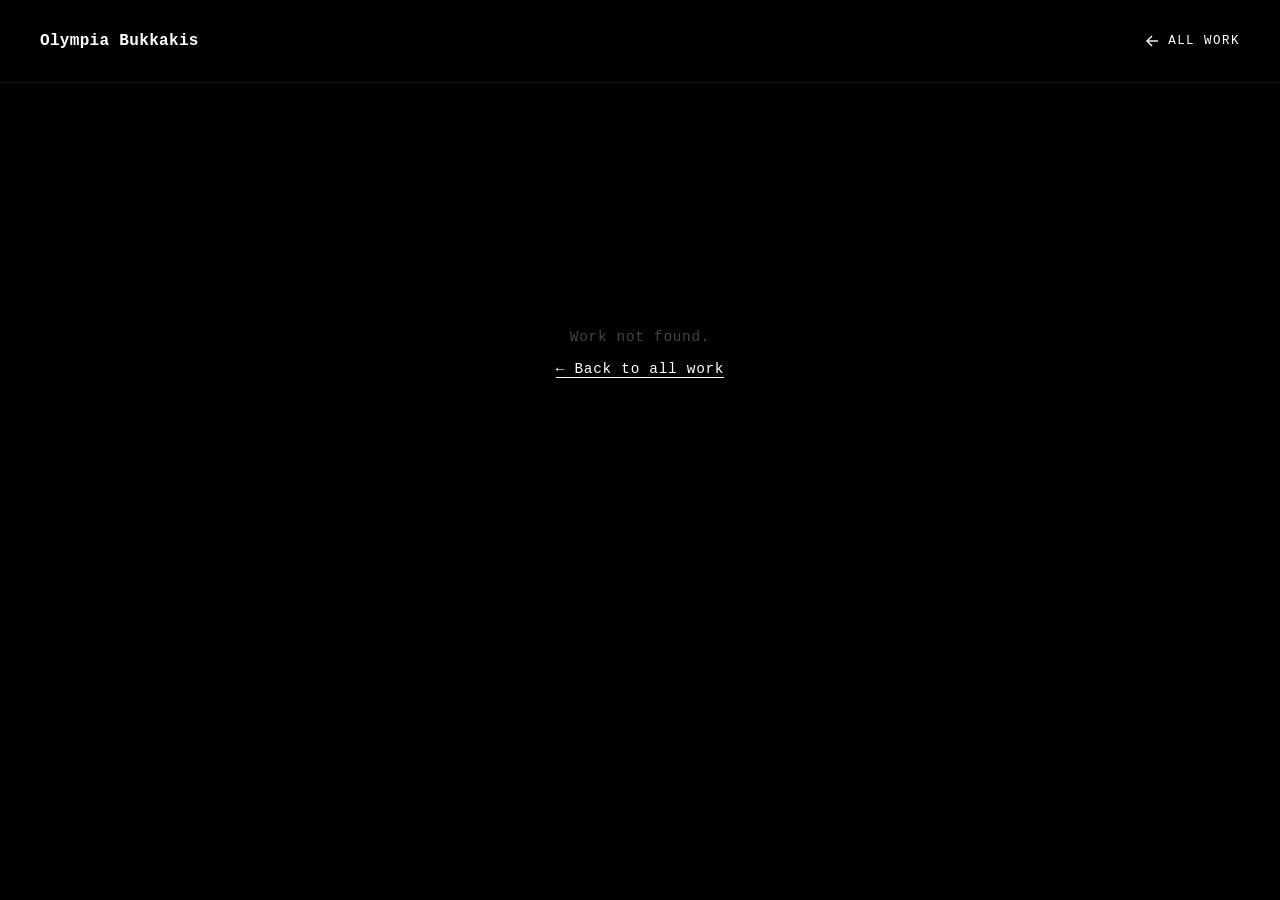
<file: work.html>
<!DOCTYPE html>
<html lang="en">
<head>
  <meta charset="UTF-8" />
  <meta name="viewport" content="width=device-width, initial-scale=1.0"/>
  <title>Work — Olympia Bukkakis</title>
  <style>
    *, *::before, *::after {
      box-sizing: border-box;
      margin: 0;
      padding: 0;
    }

    body {
      background: #000;
      color: #fff;
      font-family: 'Courier New', Courier, monospace;
      min-height: 100vh;
    }

    /* ── TOP BAR ── */
    .topbar {
      display: flex;
      align-items: center;
      justify-content: space-between;
      padding: 2rem 2.5rem;
      position: sticky;
      top: 0;
      background: #000;
      z-index: 10;
      border-bottom: 1px solid #111;
    }

    .topbar__home {
      color: #fff;
      text-decoration: none;
      font-size: 1rem;
      font-weight: 700;
      letter-spacing: 0.02em;
      transition: opacity 0.2s;
    }

    .topbar__home:hover { opacity: 0.5; }

    .topbar__back {
      display: flex;
      align-items: center;
      gap: 0.5rem;
      color: #fff;
      text-decoration: none;
      font-size: 0.78rem;
      letter-spacing: 0.12em;
      text-transform: uppercase;
      transition: opacity 0.2s;
    }

    .topbar__back:hover { opacity: 0.5; }

    .topbar__back svg { display: block; }

    /* ── HERO IMAGE ── */
    .work-hero {
      width: 100%;
      max-height: 70vh;
      object-fit: cover;
      display: block;
    }

    .work-hero-placeholder {
      width: 100%;
      height: 60vh;
      display: flex;
      align-items: center;
      justify-content: center;
      color: #333;
      font-size: 0.8rem;
      letter-spacing: 0.1em;
    }

    /* ── CONTENT ── */
    .work-body {
      max-width: 820px;
      margin: 0 auto;
      padding: 3rem 2.5rem 6rem;
      animation: fadeUp 0.7s ease both;
    }

    @keyframes fadeUp {
      from { opacity: 0; transform: translateY(20px); }
      to   { opacity: 1; transform: translateY(0); }
    }

    .work-body__title {
      font-size: clamp(1.8rem, 4vw, 2.8rem);
      font-weight: 400;
      margin-bottom: 0.4rem;
    }

    .work-body__title em { font-style: italic; }

    .work-body__date {
      font-size: 0.85rem;
      color: #666;
      letter-spacing: 0.08em;
      margin-bottom: 2.5rem;
    }

    .work-body__desc {
      font-size: 1rem;
      line-height: 1.9;
      color: #ccc;
      margin-bottom: 2rem;
    }

    .work-body__desc p + p { margin-top: 1.2rem; }

    /* ── DETAILS GRID ── */
    .work-details {
      display: grid;
      grid-template-columns: 140px 1fr;
      gap: 0.6rem 1.5rem;
      border-top: 1px solid #1e1e1e;
      padding-top: 2rem;
      margin-top: 2rem;
      font-size: 0.88rem;
    }

    .work-details__label {
      color: #555;
      letter-spacing: 0.06em;
      text-transform: uppercase;
      font-size: 0.72rem;
      padding-top: 0.1rem;
    }

    .work-details__value {
      color: #ccc;
      line-height: 1.6;
    }

    /* ── EXTRA IMAGES ── */
    .work-images {
      margin-top: 4rem;
      display: flex;
      flex-direction: column;
      gap: 1.5rem;
    }

    .work-images__img {
      width: 100%;
      object-fit: cover;
      display: block;
    }

    .work-images__placeholder {
      width: 100%;
      aspect-ratio: 16 / 9;
      display: flex;
      align-items: center;
      justify-content: center;
      color: #2a2a2a;
      font-size: 0.75rem;
      letter-spacing: 0.1em;
    }

    /* ── NAV BETWEEN WORKS ── */
    .work-nav {
      display: flex;
      justify-content: space-between;
      border-top: 1px solid #1e1e1e;
      margin-top: 4rem;
      padding-top: 1.5rem;
      gap: 1rem;
    }

    .work-nav a {
      color: #fff;
      text-decoration: none;
      font-size: 0.8rem;
      letter-spacing: 0.1em;
      text-transform: uppercase;
      opacity: 0.5;
      transition: opacity 0.2s;
    }

    .work-nav a:hover { opacity: 1; }
    .work-nav a:first-child { text-align: left; }
    .work-nav a:last-child  { text-align: right; }

    /* ── NOT FOUND ── */
    .not-found {
      display: flex;
      flex-direction: column;
      align-items: center;
      justify-content: center;
      min-height: 60vh;
      gap: 1rem;
      color: #444;
      font-size: 0.9rem;
      letter-spacing: 0.05em;
    }

    .not-found a {
      color: #fff;
      text-decoration: underline;
      text-underline-offset: 4px;
    }

    @media (max-width: 600px) {
      .topbar { padding: 1.2rem; }
      .work-body { padding: 2rem 1.2rem 5rem; }
      .work-details { grid-template-columns: 110px 1fr; }
    }
  </style>
</head>
<body>

  <!-- TOP BAR -->
  <header class="topbar">
    <a class="topbar__home" href="index.html">Olympia Bukkakis</a>
    <a class="topbar__back" href="index.html#work">
      <svg width="14" height="14" viewBox="0 0 14 14" fill="none">
        <line x1="12" y1="7" x2="2" y2="7" stroke="white" stroke-width="1.4"/>
        <polyline points="6,2 1,7 6,12" stroke="white" stroke-width="1.4" fill="none"/>
      </svg>
      All work
    </a>
  </header>

  <!-- CONTENT injected by JS -->
  <div id="page"></div>

  <script>
    /* ── DATA ───────────────────────────────────────────────
       Add as many works as you like here.
       For images: replace the `images` arrays with real URLs.
       hero: the big top image
       images: additional images below the text
    ──────────────────────────────────────────────────────── */
    var WORKS = {
      replay: {
        title:    'replay',
        date:     'February 2023',
        venue:    'Sophiensaele, Berlin',
        duration: '70 minutes',
        credits:  'Created and performed by Olympia Bukkakis, N.N., N.N.',
        hero:     null,   // replace with 'images/replay-hero.jpg'
        heroBg:   'linear-gradient(135deg,#1a1a1a,#2e2e2e)',
        images:   [null, null],  // replace with real image URLs
        imageBgs: [
          'linear-gradient(135deg,#111,#222)',
          'linear-gradient(135deg,#0d0d0d,#1a1a1a)'
        ],
        body: [
          'A 70 minute trio drawing from drag, classical music, and Britney moves to explore sound and movement in different cultural spaces. Originally performed at Sophiensaele in Berlin.',
          'The work stages the body as an archive — a site where pop choreography, operatic gesture, and queer drag tradition collide and bleed into one another. Three performers navigate a shifting score of repetition, exhaustion, and ecstasy.',
          'replay asks: what does it mean to do something again? To quote, to cover, to remember with the body? And at what point does repetition become transformation?'
        ],
        prev: null,
        next: { id: 'canzone', label: 'Canzone' }
      },

      canzone: {
        title:    'Canzone',
        date:     'November 2021',
        venue:    'Toured: Vienna, Amsterdam, London',
        duration: '55 minutes',
        credits:  'Created and performed by Olympia Bukkakis',
        hero:     null,
        heroBg:   'linear-gradient(135deg,#1a0d0d,#2e1a0a)',
        images:   [null, null],
        imageBgs: [
          'linear-gradient(135deg,#150808,#200f0f)',
          'linear-gradient(135deg,#0f0800,#1a1000)'
        ],
        body: [
          'A chamber cabaret for three voices and electronics exploring the voice as a site of gender, grief, and ecstasy.',
          'Canzone draws on the Italian art song tradition — a form built on yearning — and routes it through drag performance, queer club culture, and personal testimony. The result is something between a concert, a séance, and a confessional.',
          'The work toured to Vienna, Amsterdam, and London, playing in opera houses, art spaces, and queer venues — each context reshaping what the songs mean and who they are for.'
        ],
        prev: { id: 'replay', label: 'replay' },
        next: { id: 'pageant', label: 'Pageant' }
      },

      pageant: {
        title:    'Pageant',
        date:     'October 2019',
        venue:    'Volksbühne, Berlin',
        duration: '90 minutes',
        credits:  'Created and performed by Olympia Bukkakis and ensemble',
        hero:     null,
        heroBg:   'linear-gradient(135deg,#0d0a00,#1a1400)',
        images:   [null, null],
        imageBgs: [
          'linear-gradient(135deg,#0a0800,#151200)',
          'linear-gradient(135deg,#0d0b00,#1a1600)'
        ],
        body: [
          'An ensemble work for five performers and live band, reimagining the beauty pageant as a form of collective mourning and celebration.',
          'Pageant takes the structure of a competition — the walk, the talent round, the question, the crowning — and floods it with grief, camp, and political fury. It asks what women, queers, and outsiders have always been asked to perform, and at what cost.',
          'Originally performed at Volksbühne Berlin, the work was subsequently restaged in Brussels and Zagreb.'
        ],
        prev: { id: 'canzone', label: 'Canzone' },
        next: null
      }
    };

    /* ── RENDER ─────────────────────────────────────────── */
    var id   = new URLSearchParams(window.location.search).get('id');
    var work = WORKS[id];
    var page = document.getElementById('page');

    if (!work) {
      page.innerHTML =
        '<div class="not-found">' +
          '<p>Work not found.</p>' +
          '<a href="index.html#work">← Back to all work</a>' +
        '</div>';
    } else {
      document.title = work.title + ' — Olympia Bukkakis';

      /* hero */
      var heroHTML = work.hero
        ? '<img class="work-hero" src="' + work.hero + '" alt="' + work.title + '" />'
        : '<div class="work-hero-placeholder" style="background:' + work.heroBg + ';">' +
            '<span>[ image: ' + work.title + ' ]</span>' +
          '</div>';

      /* body paragraphs */
      var bodyHTML = work.body.map(function (p) {
        return '<p>' + p + '</p>';
      }).join('');

      /* extra images */
      var imagesHTML = work.images.map(function (src, i) {
        if (src) {
          return '<img class="work-images__img" src="' + src + '" alt="' + work.title + ' ' + (i+1) + '" />';
        }
        return '<div class="work-images__placeholder" style="background:' + work.imageBgs[i] + ';">' +
                 '<span>[ image ' + (i+1) + ' ]</span>' +
               '</div>';
      }).join('');

      /* prev / next */
      var prevHTML = work.prev
        ? '<a href="work.html?id=' + work.prev.id + '">← ' + work.prev.label + '</a>'
        : '<span></span>';
      var nextHTML = work.next
        ? '<a href="work.html?id=' + work.next.id + '">' + work.next.label + ' →</a>'
        : '<span></span>';

      page.innerHTML =
        heroHTML +
        '<div class="work-body">' +
          '<h1 class="work-body__title"><em>' + work.title + '</em></h1>' +
          '<p class="work-body__date">' + work.date + '</p>' +
          '<div class="work-body__desc">' + bodyHTML + '</div>' +
          '<dl class="work-details">' +
            '<dt class="work-details__label">Venue</dt>'    +
            '<dd class="work-details__value">' + work.venue    + '</dd>' +
            '<dt class="work-details__label">Duration</dt>' +
            '<dd class="work-details__value">' + work.duration + '</dd>' +
            '<dt class="work-details__label">Credits</dt>'  +
            '<dd class="work-details__value">' + work.credits  + '</dd>' +
          '</dl>' +
          '<div class="work-images">' + imagesHTML + '</div>' +
          '<nav class="work-nav">' + prevHTML + nextHTML + '</nav>' +
        '</div>';
    }
  </script>
</body>
</html>
</file>
<file: styles.css>
:root {
  --bg: #faf9f5;
  --accent: #7a1a4a;
  --text: #1c1c1c;
  --text-mid: #2b2b2b;
  --text-light: #777;
  --text-faint: #bbb5aa;
  --rule: #e0dbd2;
}

* { margin: 0; padding: 0; box-sizing: border-box; }
::selection { background: var(--accent); color: #fff; }

body {
  font-family: 'DM Sans', sans-serif;
  display: flex;
  height: 100vh;
  overflow: hidden;
  background: var(--bg);
  color: var(--text);
}

/* ── SIDEBAR ── */
#sidebar {
  width: 162px;
  min-width: 162px;
  height: 100vh;
  overflow-y: auto;
  padding: 48px 0 48px 24px;
  display: flex;
  flex-direction: column;
  scrollbar-width: none;
}
#sidebar::-webkit-scrollbar { display: none; }

.sidebar-name {
  font-family: 'Libre Baskerville', serif;
  font-size: 0.88rem;
  font-weight: 400;
  line-height: 1.3;
  color: var(--text);
  margin-bottom: 4px;
}

.sidebar-aka .kekik { color: var(--text-mid); letter-spacing: 0.06em; }

.sidebar-aka {
  font-family: 'DM Mono', monospace;
  font-size: 0.58rem;
  font-weight: 300;
  color: var(--text-light);
  letter-spacing: 0;
  margin-bottom: 36px;
}

.sidebar-top-links {
  display: flex;
  flex-direction: column;
  gap: 6px;
  margin-bottom: 32px;
}

.sidebar-link {
  font-family: 'DM Mono', monospace;
  font-size: 0.62rem;
  font-weight: 300;
  letter-spacing: 0.05em;
  cursor: pointer;
  color: var(--text-mid);
  transition: color 0.2s, border-color 0.15s;
  display: block;
  text-decoration: none;
  padding: 2px 0 2px 8px;
  border-left: 1px solid transparent;
}
.sidebar-link:hover { color: var(--accent); }
.sidebar-link.active { color: var(--accent); border-left-color: var(--accent); }

.sidebar-footer {
  margin-top: auto;
  padding-top: 32px;
  font-family: 'DM Mono', monospace;
  font-size: 0.58rem;
  font-weight: 300;
  color: var(--text-faint);
  line-height: 1.6;
}
.sidebar-footer-link {
  font-family: 'DM Mono', monospace;
  font-size: 0.58rem;
  font-weight: 300;
  color: var(--text-light);
  cursor: pointer;
  transition: color 0.2s;
  text-decoration: none;
}
.sidebar-footer-link:hover { color: var(--accent); }

.nav-section { margin-bottom: 20px; }

.section-label {
  font-family: 'DM Mono', monospace;
  font-size: 0.58rem;
  font-weight: 400;
  letter-spacing: 0.1em;
  color: var(--accent);
  text-transform: uppercase;
  display: flex;
  align-items: center;
  justify-content: space-between;
  cursor: pointer;
  user-select: none;
  padding-right: 20px;
  padding-bottom: 6px;
  text-decoration: none;
}

.chevron {
  font-size: 0.55rem;
  color: var(--text-faint);
  transition: transform 0.25s ease, color 0.2s;
}

.nav-section.open .chevron {
  transform: rotate(90deg);
  color: var(--accent);
}

.nav-items {
  overflow: hidden;
  max-height: 0;
  opacity: 0;
  transition: max-height 0.35s cubic-bezier(0.4,0,0.2,1),
              opacity 0.25s ease,
              margin-top 0.2s ease;
  margin-top: 0;
}

.nav-section.open .nav-items {
  max-height: 600px;
  opacity: 1;
  margin-top: 2px;
}

.nav-item {
  font-family: 'DM Sans', sans-serif;
  font-size: 0.68rem;
  font-weight: 300;
  line-height: 1.45;
  cursor: pointer;
  color: var(--text-light);
  display: block;
  padding: 2px 20px 2px 8px;
  border-left: 1px solid transparent;
  transition: color 0.15s, border-color 0.15s;
  text-decoration: none;
}

.nav-item:hover { color: var(--text); border-left-color: var(--text-faint); }

.nav-item.active {
  color: var(--text);
  border-left-color: var(--accent);
}

/* ── MAIN ── */
#main {
  flex: 1;
  height: 100vh;
  overflow-y: auto;
  scrollbar-width: thin;
  scrollbar-color: var(--text-faint) transparent;
}

#main::-webkit-scrollbar { width: 3px; }
#main::-webkit-scrollbar-thumb { background: var(--text-faint); }

.main-inner {
  max-width: 1000px;
  margin: 0 auto;
  padding: 64px 40px 120px 40px;
}

/* Multi-page: content always visible with fade-in */
.content-section {
  animation: fadeUp 0.5s cubic-bezier(0.22,1,0.36,1);
}

.entry-separator {
  border: none;
  border-top: 1px solid var(--rule);
  margin: 64px 0;
}

@keyframes fadeUp {
  from { opacity: 0; transform: translateY(18px); }
  to   { opacity: 1; transform: translateY(0); }
}

/* ── HOME ── */
#home-content {
  max-width: 1000px;
  margin: 0 auto;
  padding: 0 40px 120px;
}

.home-wrap { width: 100%; }
.home-image { width: 100%; }

.home-image img {
  display: block;
  width: 100%;
  height: auto;
  max-width: 100%;
}

.section-separator {
  border: none;
  border-top: 1px solid var(--rule);
  margin: 0 40px;
}

#bio { padding-bottom: 80px; }
#cv  { padding-top: 60px; }

.home-caption { display: none; }

/* ── ENTRY ── */
.entry {
  padding-top: 8px;
  display: flex;
  flex-direction: column;
}

.entry-header { order: 0; margin-bottom: 28px; }

.entry-body {
  order: 1;
  display: grid;
  grid-template-columns: 1fr 260px;
  gap: 52px;
  align-items: start;
}

.entry-gallery-wrap {
  order: 2;
  width: 100%;
  margin-top: 40px;
}

/* ── WORKSHOP LAYOUT: title+text left, large image right ── */
.workshop-layout {
  display: grid;
  grid-template-columns: 1fr 480px;
  grid-template-areas:
    "header  gallery"
    "body    gallery";
  column-gap: 52px;
  align-items: start;
}

.workshop-layout .entry-header {
  grid-area: header;
  order: unset;
  margin-bottom: 28px;
}

.workshop-layout .entry-body {
  grid-area: body;
  order: unset;
  display: block;
}

.workshop-layout .entry-gallery-wrap {
  grid-area: gallery;
  order: unset;
  margin-top: 0;
}

.workshop-layout .gallery-track { height: auto; }

.entry-title {
  font-family: 'Libre Baskerville', serif;
  font-size: 1.9rem;
  font-weight: 700;
  font-style: normal;
  line-height: 1.15;
  color: var(--text);
  letter-spacing: -0.02em;
  margin-bottom: 10px;
}

.entry-meta {
  font-family: 'DM Mono', monospace;
  font-size: 0.62rem;
  font-weight: 300;
  color: var(--accent);
  letter-spacing: 0.04em;
}

.gallery {
  width: 100%;
  overflow-x: scroll;
  scroll-snap-type: x mandatory;
  -webkit-overflow-scrolling: touch;
  scroll-behavior: smooth;
  scrollbar-width: none;
  background: var(--bg);
}

.gallery::-webkit-scrollbar { display: none; }
.gallery-track { display: flex; align-items: flex-start; max-height: 640px; }

.gallery-slide {
  flex: 0 0 100%;
  display: flex;
  justify-content: center;
  align-items: flex-start;
  scroll-snap-align: start;
  overflow: hidden;
}
.gallery-align-left .gallery-slide { justify-content: flex-start; }

.gallery-track img {
  width: auto;
  max-width: 100%;
  height: auto;
  max-height: 520px;
  display: block;
}

.workshop-layout .gallery-track,
.entry.workshop-layout .gallery-track { max-height: none; }
.workshop-layout .gallery-track img,
.entry.workshop-layout .gallery-track img { max-height: none; }

.gallery-footer {
  display: flex;
  justify-content: space-between;
  align-items: center;
  margin-top: 8px;
}

.gallery-dots { display: flex; gap: 6px; align-items: center; }

.dot {
  width: 5px; height: 5px;
  border-radius: 50%;
  background: var(--text-faint);
  cursor: pointer;
  transition: background 0.2s, transform 0.2s;
}

.dot.active { background: var(--accent); transform: scale(1.3); }
.dot:hover { transform: scale(1.4); }
.gallery-counter { display: none; }

.photo-credit {
  font-family: 'DM Mono', monospace;
  font-size: 0.56rem;
  color: var(--text-faint);
  letter-spacing: 0.02em;
}

.entry-aside { margin-top: 0; }

.entry-text {
  font-family: 'DM Sans', sans-serif;
  font-size: 0.9rem;
  font-weight: 300;
  line-height: 1.5;
  color: var(--text-mid);
  text-align: justify;
  -webkit-hyphens: auto;
  hyphens: auto;
}

.entry-tags { display: flex; flex-wrap: wrap; gap: 5px; margin-bottom: 20px; }

.tag {
  font-family: 'DM Mono', monospace;
  font-size: 0.54rem;
  padding: 3px 9px;
  border: 1px solid var(--rule);
  color: var(--text-light);
  letter-spacing: 0.04em;
  transition: border-color 0.2s, color 0.2s;
}
.tag:hover { border-color: var(--accent); color: var(--accent); }

.entry-credits {
  font-family: 'DM Sans', sans-serif;
  font-size: 0.7rem;
  font-weight: 300;
  color: var(--text-light);
  line-height: 1.7;
  border-top: 1px solid var(--rule);
  padding-top: 16px;
}

.entry-credits strong {
  font-weight: 500;
  color: var(--text-mid);
  display: block;
  margin-bottom: 4px;
}

/* ── WORKSHOP LAYOUT: image right of text ── */
.entry.workshop-layout {
  display: grid;
  grid-template-columns: 1fr 300px;
  grid-template-areas: "header header" "body gallery";
  column-gap: 40px;
  align-items: start;
}

.entry.workshop-layout .entry-header {
  grid-area: header;
  margin-bottom: 16px;
}

.entry.workshop-layout .entry-body {
  grid-area: body;
  display: block;
  order: unset;
}

.entry.workshop-layout .entry-body .entry-aside {
  margin-top: 16px;
}

.entry.workshop-layout .entry-gallery-wrap {
  grid-area: gallery;
  order: unset;
  margin-top: 0;
}

.entry.workshop-layout .gallery-track {
  height: auto;
}

/* ── DRAG ── */
.drag-header { margin-bottom: 48px; }

.drag-title {
  font-family: 'Libre Baskerville', serif;
  font-size: 1.9rem;
  font-weight: 700;
  font-style: normal;
  color: var(--text);
  line-height: 1.15;
  letter-spacing: -0.02em;
  margin-bottom: 10px;
}

.drag-text {
  font-family: 'DM Sans', sans-serif;
  font-size: 0.9rem;
  font-weight: 300;
  line-height: 1.5;
  color: var(--text-mid);
  margin-top: 18px;
  text-align: justify;
  -webkit-hyphens: auto;
  hyphens: auto;
}

.drag-credits {
  font-family: 'DM Sans', sans-serif;
  font-size: 0.7rem;
  font-weight: 300;
  color: var(--text-light);
  line-height: 1.7;
  margin-top: 12px;
}

.drag-overlay {
  display: grid;
  grid-template-columns: 1fr 1fr;
  gap: 2px;
  width: 100%;
  margin-top: 32px;
}

.drag-overlay img {
  width: 100%;
  height: auto;
  display: block;
  object-fit: contain;
}

.drag-overlay img:only-child,
.drag-overlay img:last-child:nth-child(odd) {
  grid-column: 1 / -1;
}

/* ── PUBLICATIONS ── */
.pub-entry {
  padding: 40px 0;
  border-bottom: 1px solid var(--rule);
  max-width: 640px;
}

.pub-entry:first-of-type { border-top: 1px solid var(--rule); }

.pub-title {
  font-family: 'Libre Baskerville', serif;
  font-size: 1.7rem;
  font-weight: 700;
  font-style: normal;
  line-height: 1.3;
  color: var(--text);
  margin-bottom: 8px;
}

.pub-meta {
  font-family: 'DM Mono', monospace;
  font-size: 0.6rem;
  font-weight: 300;
  color: var(--accent);
  letter-spacing: 0.04em;
  margin-bottom: 20px;
}

.pub-text {
  font-family: 'DM Sans', sans-serif;
  font-size: 0.87rem;
  font-weight: 300;
  line-height: 1.5;
  color: var(--text-mid);
  margin-bottom: 20px;
  text-align: justify;
  -webkit-hyphens: auto;
  hyphens: auto;
}

.pub-details {
  font-family: 'DM Sans', sans-serif;
  font-size: 0.7rem;
  font-weight: 300;
  color: var(--text-light);
  line-height: 1.6;
  margin-bottom: 14px;
}

.pub-details strong { font-weight: 500; color: var(--text-mid); }

.pub-tags { display: flex; flex-wrap: wrap; gap: 5px; margin-bottom: 16px; }

.pub-link {
  font-family: 'DM Sans', sans-serif;
  font-size: 0.78rem;
  font-weight: 300;
  color: var(--accent);
  text-decoration: none;
  border-bottom: 1px solid currentColor;
  transition: opacity 0.2s;
  display: inline-block;
  width: fit-content;
  margin-top: 6px;
}
.pub-link::after { content: ' →'; }
.pub-link:hover { opacity: 0.6; }

/* ── LIGHTBOX ── */
#lightbox {
  position: fixed;
  top: 0;
  left: 162px;
  right: 0;
  bottom: 0;
  background: rgba(0,0,0,0.78);
  z-index: 9999;
  display: flex;
  align-items: center;
  justify-content: center;
  cursor: zoom-out;
  opacity: 0;
  visibility: hidden;
  transition: opacity 0.3s ease, visibility 0.3s ease;
}
#lightbox.open { opacity: 1; visibility: visible; }
#lightbox img {
  max-width: 90%;
  max-height: 90%;
  object-fit: contain;
  display: block;
  cursor: default;
  transform: scale(0.95);
  transition: transform 0.3s ease;
}
#lightbox.open img { transform: scale(1); }
#lightbox-close {
  position: absolute;
  top: 20px;
  right: 24px;
  font-size: 1.8rem;
  color: #fff;
  background: none;
  border: none;
  cursor: pointer;
  line-height: 1;
  opacity: 0.7;
}
#lightbox-close:hover { opacity: 1; }
.gallery-track img, .drag-overlay img { cursor: zoom-in; }

/* ── VIDEO LOADING PLACEHOLDER ── */
.video-loading {
  position: absolute;
  inset: 0;
  background: color-mix(in srgb, var(--bg) 15%, #000);
  z-index: 1;
  pointer-events: none;
  transition: opacity 0.4s ease;
}

/* ── VIDEO EXPAND ── */
.video-expand-btn {
  position: absolute;
  bottom: 6px;
  right: 6px;
  z-index: 2;
  background: rgba(0,0,0,0.45);
  border: none;
  color: #fff;
  cursor: pointer;
  padding: 4px 7px;
  font-size: 14px;
  line-height: 1;
  opacity: 0.6;
  transition: opacity 0.2s ease;
}
*:hover > .video-expand-btn { opacity: 1; }

/* ── CUSTOM VIDEO CONTROLS ── */
.custom-video-wrap {
  position: relative;
}
.custom-video-wrap video {
  display: block;
  width: 100%;
}
.custom-video-controls {
  position: absolute;
  bottom: 6px;
  left: 6px;
  display: flex;
  gap: 4px;
  z-index: 3;
}
.custom-video-controls button {
  background: rgba(0,0,0,0.45);
  border: none;
  color: #fff;
  cursor: pointer;
  padding: 4px 7px;
  font-size: 14px;
  line-height: 1;
  opacity: 0.6;
  transition: opacity 0.2s ease;
}
.custom-video-controls button:hover { opacity: 1; }

.custom-video-wrap:-webkit-full-screen { background: #000; display: flex; align-items: center; justify-content: center; }
.custom-video-wrap:fullscreen { background: #000; display: flex; align-items: center; justify-content: center; }
.custom-video-wrap:-webkit-full-screen video,
.custom-video-wrap:fullscreen video { width: auto; height: 100%; max-width: 100%; object-fit: contain; }

#video-overlay {
  position: fixed;
  top: 0;
  left: 162px;
  right: 0;
  bottom: 0;
  background: rgba(0,0,0,0.82);
  z-index: 9998;
  display: flex;
  align-items: center;
  justify-content: center;
  opacity: 0;
  visibility: hidden;
  transition: opacity 0.3s ease, visibility 0.3s ease;
}
#video-overlay.open { opacity: 1; visibility: visible; }
#video-overlay iframe,
#video-overlay video {
  width: 92%;
  max-height: 90%;
  aspect-ratio: 16/9;
  border: none;
  object-fit: contain;
  transform: scale(0.92);
  transition: transform 0.3s ease;
}
#video-overlay.open iframe,
#video-overlay.open video { transform: scale(1); }
#video-overlay-close {
  position: absolute;
  top: 20px;
  right: 24px;
  font-size: 1.8rem;
  color: #fff;
  background: none;
  border: none;
  cursor: pointer;
  line-height: 1;
  opacity: 0.7;
  z-index: 9999;
}
#video-overlay-close:hover { opacity: 1; }

/* ── BIO ── */
.bio-grid {
  display: grid;
  grid-template-columns: 1fr 280px;
  gap: 60px;
  align-items: start;
  padding-top: 8px;
}

.bio-text {
  font-family: 'DM Sans', sans-serif;
  font-size: 0.88rem;
  font-weight: 300;
  line-height: 1.5;
  color: var(--text-mid);
  margin-bottom: 16px;
  text-align: justify;
  -webkit-hyphens: auto;
  hyphens: auto;
}

.bio-contact {
  margin-top: 28px;
  display: flex;
  flex-direction: column;
  gap: 6px;
}

.bio-contact a {
  font-family: 'DM Mono', monospace;
  font-size: 0.64rem;
  font-weight: 300;
  color: var(--accent);
  text-decoration: none;
  letter-spacing: 0.03em;
  transition: opacity 0.2s;
}
.bio-contact a:hover { opacity: 0.6; }

.bio-image img {
  display: block;
  width: 100%;
  max-width: 280px;
  height: auto;
  object-fit: contain;
}

.bio-image-credit {
  font-family: 'DM Mono', monospace;
  font-size: 0.54rem;
  color: var(--text-faint);
  letter-spacing: 0.04em;
  margin-top: 8px;
}

/* ── CV ── */
.cv-wrap { max-width: 100%; }

.cv-section { margin-bottom: 48px; }
.cv-section:last-child { margin-bottom: 0; }

.cv-heading {
  font-family: 'Libre Baskerville', serif;
  font-size: 1.05rem;
  font-weight: 400;
  color: var(--text);
  margin-bottom: 12px;
  letter-spacing: -0.01em;
}

.cv-line {
  display: flex;
  align-items: baseline;
  font-family: 'DM Sans', sans-serif;
  font-size: 0.83rem;
  font-weight: 300;
  color: var(--text-mid);
  line-height: 1.7;
}

.cv-year {
  font-family: 'DM Mono', monospace;
  font-size: 0.6rem;
  font-weight: 400;
  color: var(--accent);
  letter-spacing: 0.04em;
  flex: 0 0 3.5rem;
  white-space: nowrap;
}

.cv-text { flex: 1; }

.cv-link {
  font-family: 'DM Mono', monospace;
  font-size: 0.58rem;
  color: var(--accent);
  text-decoration: underline;
  text-underline-offset: 2px;
  text-decoration-thickness: 1px;
  margin-left: 7px;
  white-space: nowrap;
  transition: opacity 0.2s;
}
.cv-link:hover { opacity: 0.55; }

/* ── MOBILE HAMBURGER ── */
#mobile-menu-btn {
  display: none;
  position: fixed;
  top: 14px;
  left: 14px;
  z-index: 10001;
  background: var(--bg);
  border: 1px solid var(--rule);
  color: var(--text);
  font-size: 1.2rem;
  line-height: 1;
  padding: 6px 9px;
  cursor: pointer;
}

/* ── MOBILE ── */
@media (max-width: 768px) {
  #mobile-menu-btn { display: block; }

  body { flex-direction: column; }

  #sidebar {
    position: fixed;
    top: 0; left: 0; bottom: 0;
    width: 220px;
    z-index: 10000;
    background: var(--bg);
    transform: translateX(-100%);
    transition: transform 0.3s ease;
    padding-top: 56px;
  }
  #sidebar.mobile-open { transform: translateX(0); }

  #mobile-backdrop {
    position: fixed;
    inset: 0;
    background: rgba(0,0,0,0.4);
    z-index: 9999;
    opacity: 0;
    visibility: hidden;
    transition: opacity 0.3s ease, visibility 0.3s ease;
  }
  #mobile-backdrop.visible { opacity: 1; visibility: visible; }

  #main {
    width: 100%;
    height: 100vh;
    height: 100dvh;
  }

  .main-inner {
    padding: 56px 16px 80px 16px;
  }

  /* Home */
  #home {
    min-height: 100dvh;
  }
  #home-content {
    padding: 80px 16px 56px;
  }
  .home-image img {
    object-fit: contain;
    object-position: center center;
  }

  /* Entry layout */
  .entry-body {
    grid-template-columns: 1fr;
    gap: 24px;
  }

  /* Workshop layout */
  .entry.workshop-layout,
  .workshop-layout {
    display: flex;
    flex-direction: column;
  }
  .entry.workshop-layout .entry-gallery-wrap,
  .workshop-layout .entry-gallery-wrap {
    margin-top: 24px;
  }

  /* Bio */
  .bio-grid {
    grid-template-columns: 1fr;
    gap: 32px;
  }

  /* CV */
  .cv-year { font-size: 0.55rem; }
  .cv-line { font-size: 0.78rem; }

  /* Lightbox + overlays: full width */
  #lightbox, #video-overlay { left: 0; }

  /* Drag: titles */
  .drag-title, .entry-title { font-size: 1.4rem; }

  /* Gallery images: fit screen */
  .gallery-track img { max-height: 360px; }

  /* Entry separator */
  .entry-separator { margin: 40px 0; }
}
</file>
